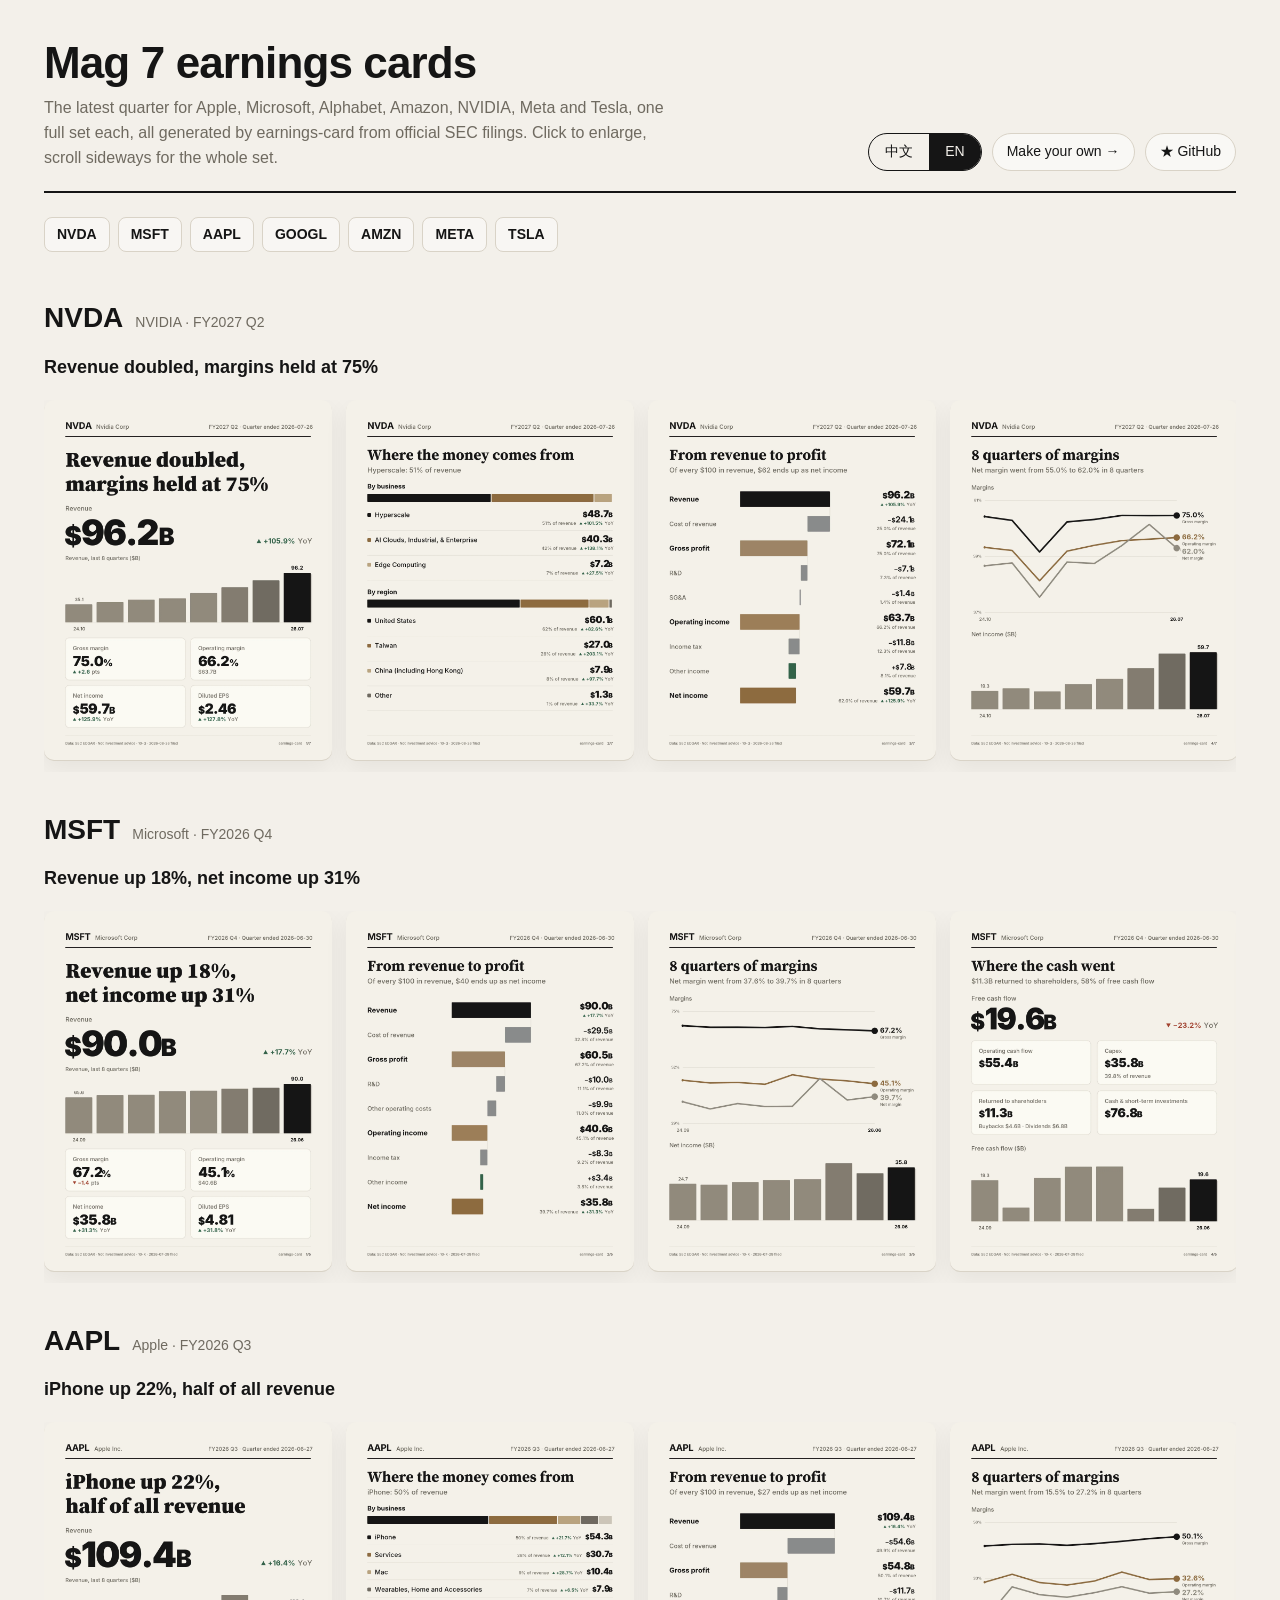
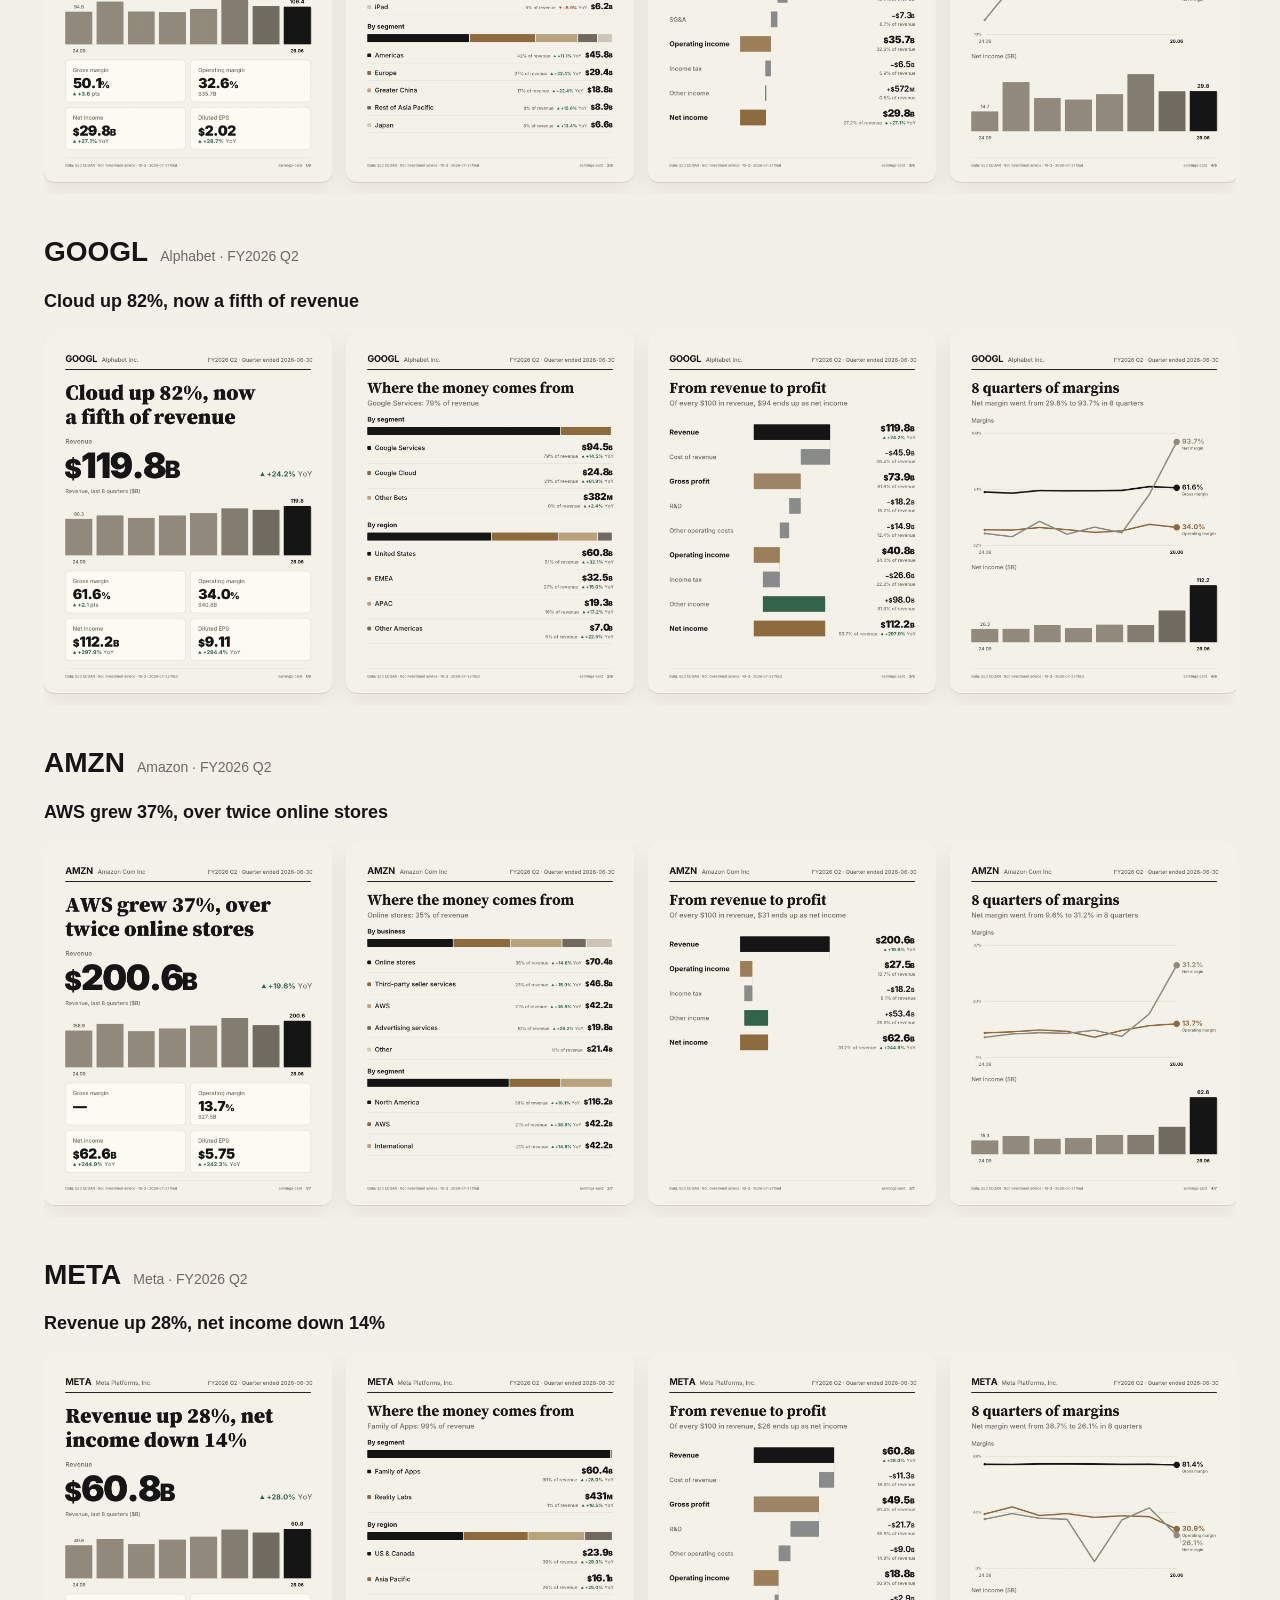
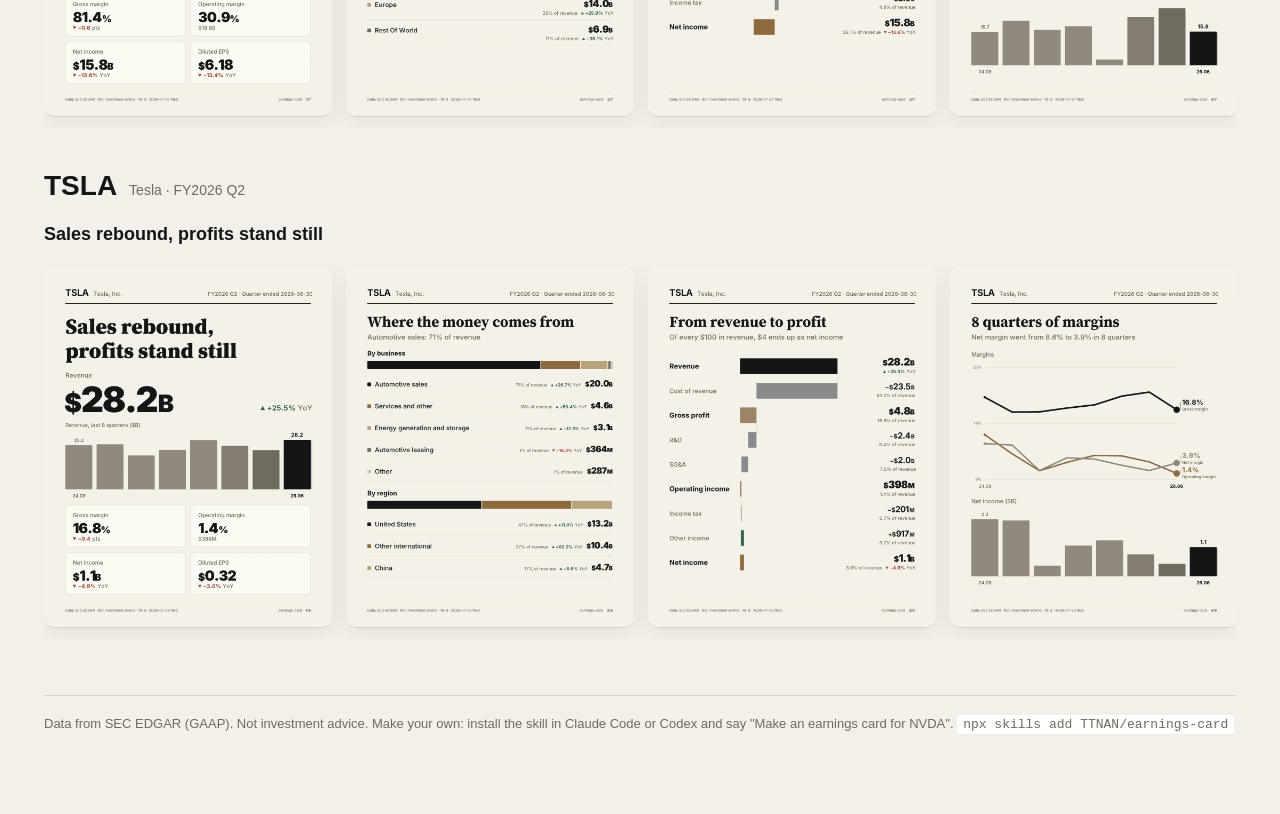
<file: docs/gallery/index.html>
<!doctype html>
<html lang="zh-CN">
<head>
<meta charset="utf-8">
<meta name="viewport" content="width=device-width,initial-scale=1">
<title>earnings-card · 七巨头财报卡画廊</title>
<meta name="description" content="Mag 7 earnings cards generated from SEC filings by earnings-card, an open-source agent skill.">
<link rel="canonical" href="https://earningscard.tech/gallery/">
<meta property="og:type" content="website">
<meta property="og:site_name" content="earnings-card">
<meta property="og:url" content="https://earningscard.tech/gallery/">
<meta property="og:title" content="earnings-card · 七巨头财报卡画廊">
<meta property="og:description" content="七巨头最新财报卡示例：12 种风格，数据来自 SEC EDGAR。Mag 7 earnings cards from SEC filings.">
<meta property="og:image" content="https://earningscard.tech/og.png">
<meta property="og:image:width" content="1200">
<meta property="og:image:height" content="630">
<meta property="og:locale" content="zh_CN">
<meta name="twitter:card" content="summary_large_image">
<meta name="twitter:title" content="earnings-card · 七巨头财报卡画廊">
<meta name="twitter:description" content="七巨头最新财报卡示例：12 种风格，数据来自 SEC EDGAR。Mag 7 earnings cards from SEC filings.">
<meta name="twitter:image" content="https://earningscard.tech/og.png">
<link rel="icon" href="../favicon.svg" type="image/svg+xml">
<link rel="icon" href="../favicon-32.png" type="image/png" sizes="32x32">
<link rel="apple-touch-icon" href="../apple-touch-icon.png">
<style>
:root{--paper:#F3F0EA;--ink:#151515;--mute:#6F6A60;--line:#D9D3C7;--gold:#8C6A3F}
*{box-sizing:border-box}body{margin:0;background:var(--paper);color:var(--ink);font:16px/1.55 -apple-system,BlinkMacSystemFont,"Inter","PingFang SC","Noto Sans SC","Microsoft YaHei",sans-serif}
.wrap{max-width:1240px;margin:0 auto;padding:40px 24px 80px}
header{display:flex;justify-content:space-between;align-items:flex-end;gap:24px;border-bottom:2px solid var(--ink);padding-bottom:20px;flex-wrap:wrap}
h1{font-size:44px;line-height:1.05;margin:0;letter-spacing:-.02em}
.sub{color:var(--mute);margin:10px 0 0;max-width:640px}
.ctrl{display:flex;gap:10px;align-items:center}
.seg{display:inline-flex;border:1px solid var(--ink);border-radius:999px;overflow:hidden}
.seg button{border:0;background:none;padding:7px 16px;font:inherit;font-size:14px;cursor:pointer;color:var(--ink)}
.seg button.on{background:var(--ink);color:var(--paper)}
a.gh{font-size:14px;color:var(--ink);text-decoration:none;border:1px solid var(--line);border-radius:999px;padding:7px 14px;background:#fff8}
nav{display:flex;gap:8px;flex-wrap:wrap;margin:24px 0 8px}
nav a{font-weight:600;font-size:14px;color:var(--ink);text-decoration:none;padding:6px 12px;border-radius:8px;background:#fff6;border:1px solid var(--line)}
nav a:hover{border-color:var(--ink)}
section{padding-top:36px}
.co{display:flex;align-items:baseline;gap:12px;flex-wrap:wrap;margin-bottom:4px}
.co h2{margin:0;font-size:28px}.co span{color:var(--mute);font-size:14px}
.co p{flex-basis:100%;margin:2px 0 14px;font-size:18px;font-weight:600}
.row{display:flex;gap:14px;overflow-x:auto;padding-bottom:12px;scroll-snap-type:x mandatory}
.row img{height:360px;width:auto;border-radius:10px;box-shadow:0 1px 0 var(--line),0 8px 24px #0000000f;cursor:zoom-in;scroll-snap-align:start;background:#fff;flex:none}
.row img.wide{height:360px}
#lb{position:fixed;inset:0;background:#151515e6;display:none;align-items:center;justify-content:center;z-index:9;cursor:zoom-out}
#lb img{max-width:94vw;max-height:92vh;border-radius:8px}
footer{margin-top:56px;border-top:1px solid var(--line);padding-top:18px;color:var(--mute);font-size:13px}
footer code{background:#fff;padding:2px 6px;border-radius:4px}
@media(max-width:640px){h1{font-size:32px}.row img,.row img.wide{height:260px}}
</style>
</head>
<body>
<div class="wrap">
<header>
 <div><h1 id="t"></h1><p class="sub" id="s"></p></div>
 <div class="ctrl"><div class="seg"><button data-l="zh">中文</button><button data-l="en">EN</button></div><a class="gh" id="gen" href="../">生成器</a><a class="gh" href="https://github.com/TTNAN/earnings-card">★ GitHub</a></div>
</header>
<nav id="nav"></nav>
<main id="m"></main>
<footer id="f"></footer>
</div>
<div id="lb"><img alt=""></div>
<script src="data.js"></script>
<script>
const T={zh:{t:"七巨头财报卡画廊",s:"苹果、微软、谷歌、亚马逊、英伟达、Meta、特斯拉最新一季财报，每家一整套卡片，全部由 earnings-card 从 SEC 官方财报自动生成。点图放大，横向滑动看全套。",f:"数据来自 SEC EDGAR（GAAP 口径），不构成投资建议。自己生成：在 Claude Code / Codex 里装上 skill，说一句「给 NVDA 做一套财报卡」。 <code>npx skills add TTNAN/earnings-card</code>",lang:"zh-CN"},
en:{t:"Mag 7 earnings cards",s:"The latest quarter for Apple, Microsoft, Alphabet, Amazon, NVIDIA, Meta and Tesla, one full set each, all generated by earnings-card from official SEC filings. Click to enlarge, scroll sideways for the whole set.",f:"Data from SEC EDGAR (GAAP). Not investment advice. Make your own: install the skill in Claude Code or Codex and say \"Make an earnings card for NVDA\". <code>npx skills add TTNAN/earnings-card</code>",lang:"en"}};
const E=window.EC,order=["NVDA","MSFT","AAPL","GOOGL","AMZN","META","TSLA"];
function draw(l){
 document.documentElement.lang=T[l].lang;gen.textContent=l=='zh'?'在线生成器 →':'Make your own →';gen.href=l=='zh'?'../':'../?ui=en';t.textContent=T[l].t;s.textContent=T[l].s;f.innerHTML=T[l].f;
 document.querySelectorAll('.seg button').forEach(b=>b.classList.toggle('on',b.dataset.l==l));
 nav.innerHTML=order.map(k=>`<a href="#${k}">${k}</a>`).join('');
 m.innerHTML=order.map(k=>`<section id="${k}"><div class="co"><h2>${k}</h2><span>${E.co[k]} · ${E.fl[k]}</span><p>${E.heads[l][k]||''}</p></div><div class="row">${E.cards[l][k].map(x=>`<img loading="lazy" class="${/wide/.test(x)?'wide':''}" src="cards/${l}/${x}" alt="${k} ${x}">`).join('')}</div></section>`).join('');
 localStorage.ecl=l;
}
document.querySelectorAll('.seg button').forEach(b=>b.onclick=()=>draw(b.dataset.l));
m.onclick=e=>{if(e.target.tagName=='IMG'){lb.querySelector('img').src=e.target.src;lb.style.display='flex'}};
lb.onclick=()=>lb.style.display='none';document.onkeydown=e=>{if(e.key=='Escape')lb.style.display='none'};
draw(new URLSearchParams(location.search).get('lang')||localStorage.ecl||(navigator.language.startsWith('zh')?'zh':'en'));
</script>
</body>
</html>
</file>
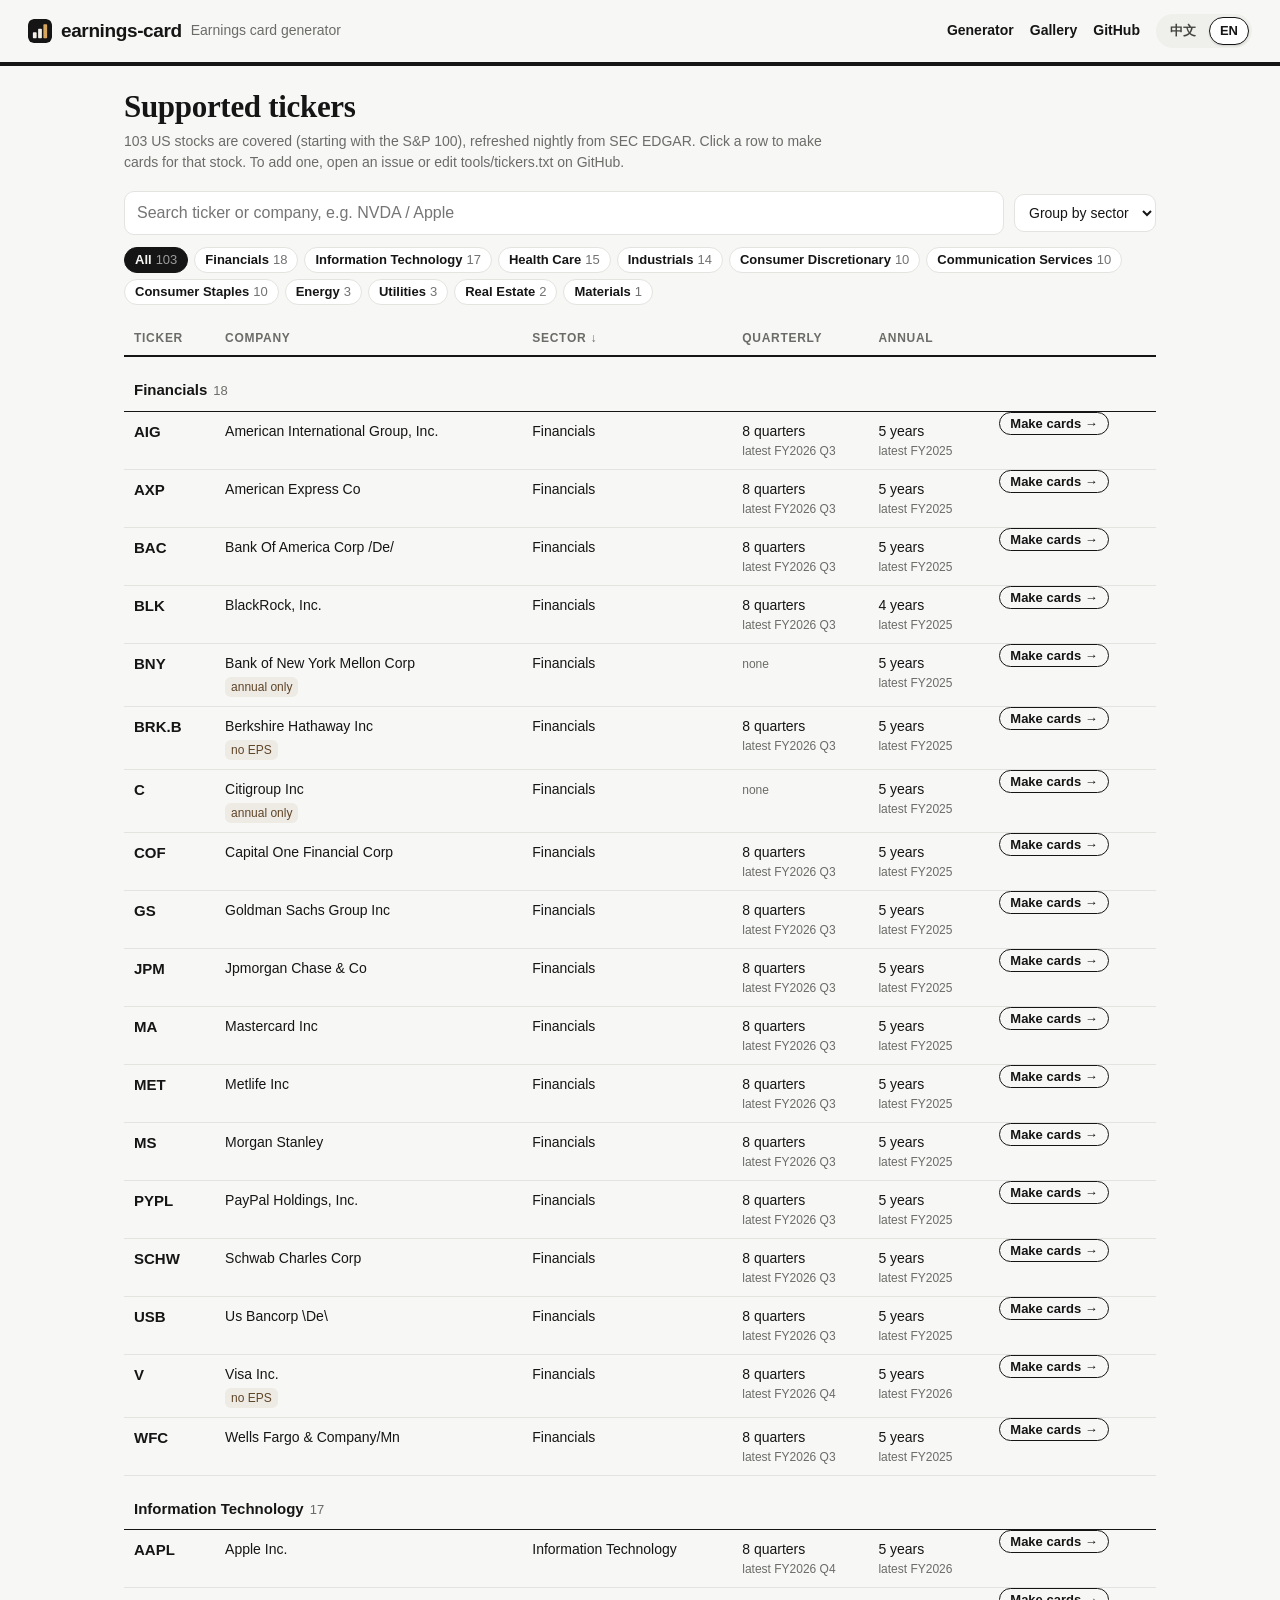
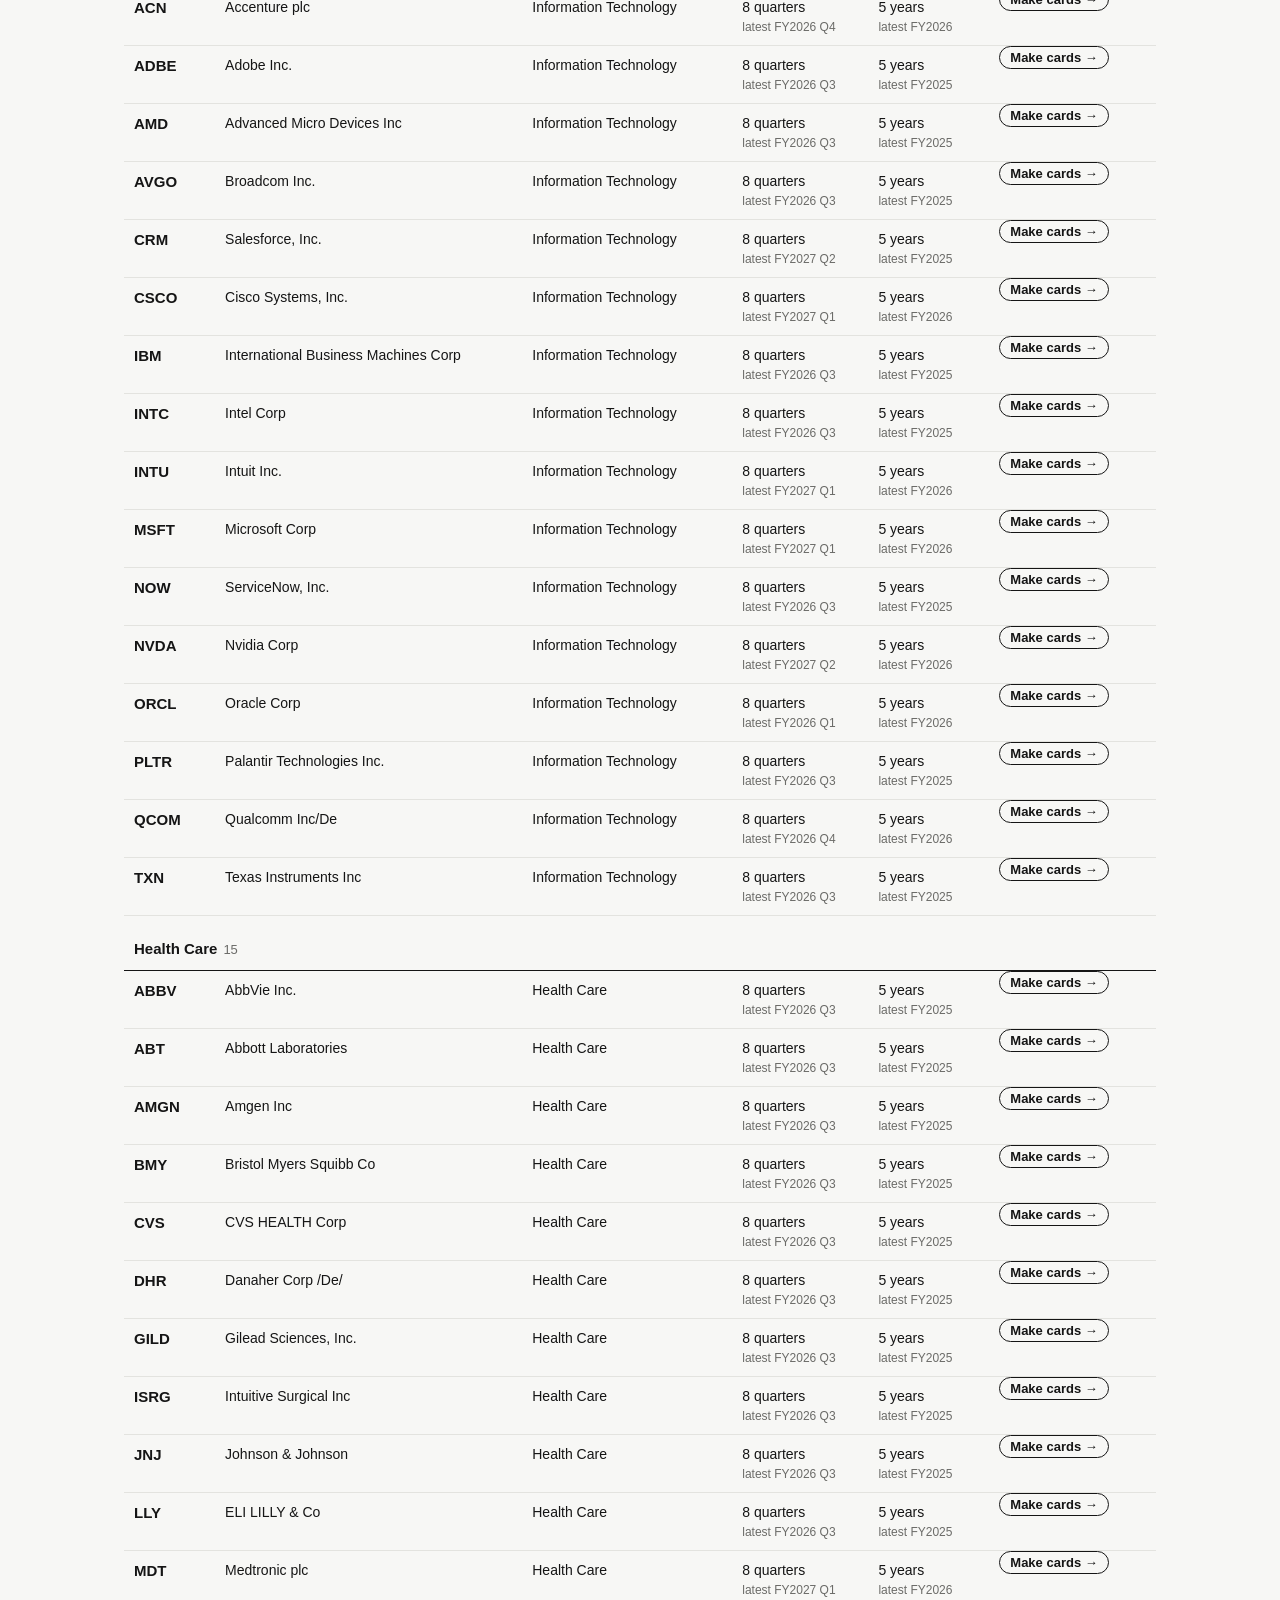
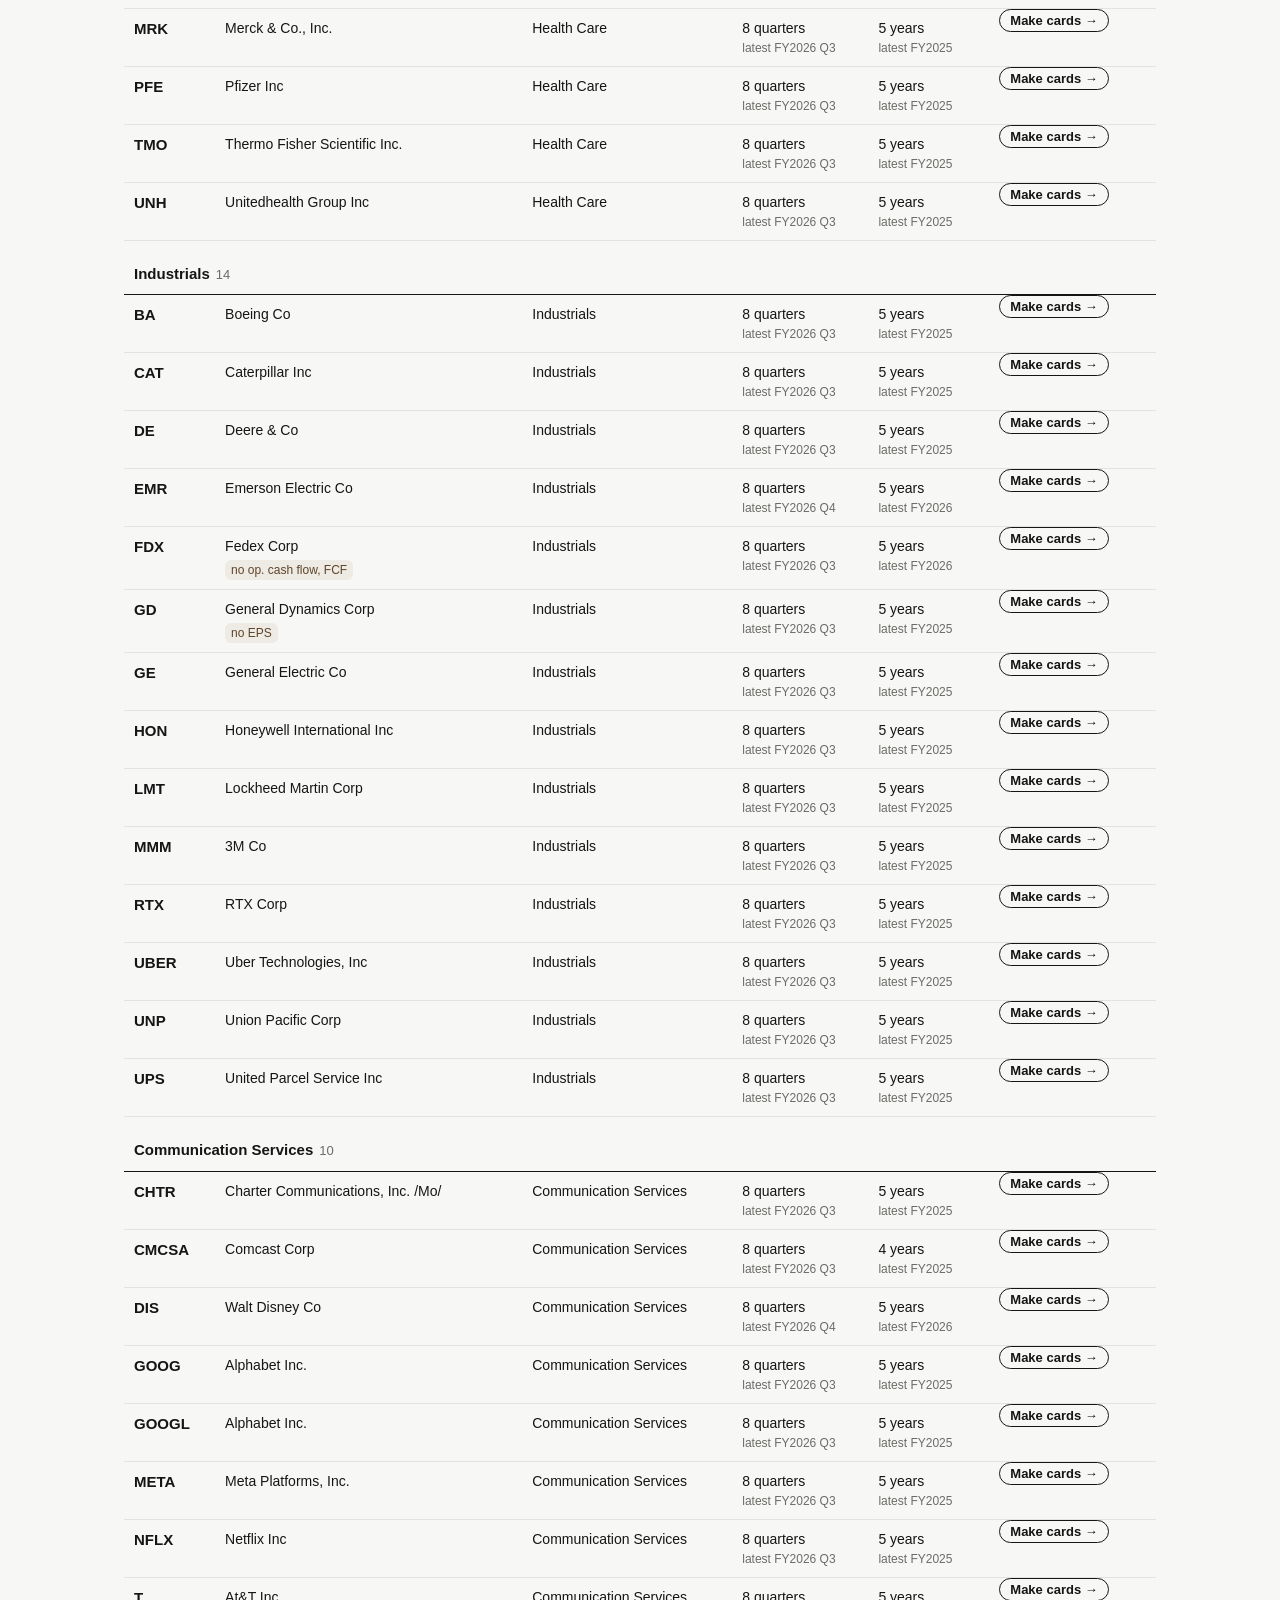
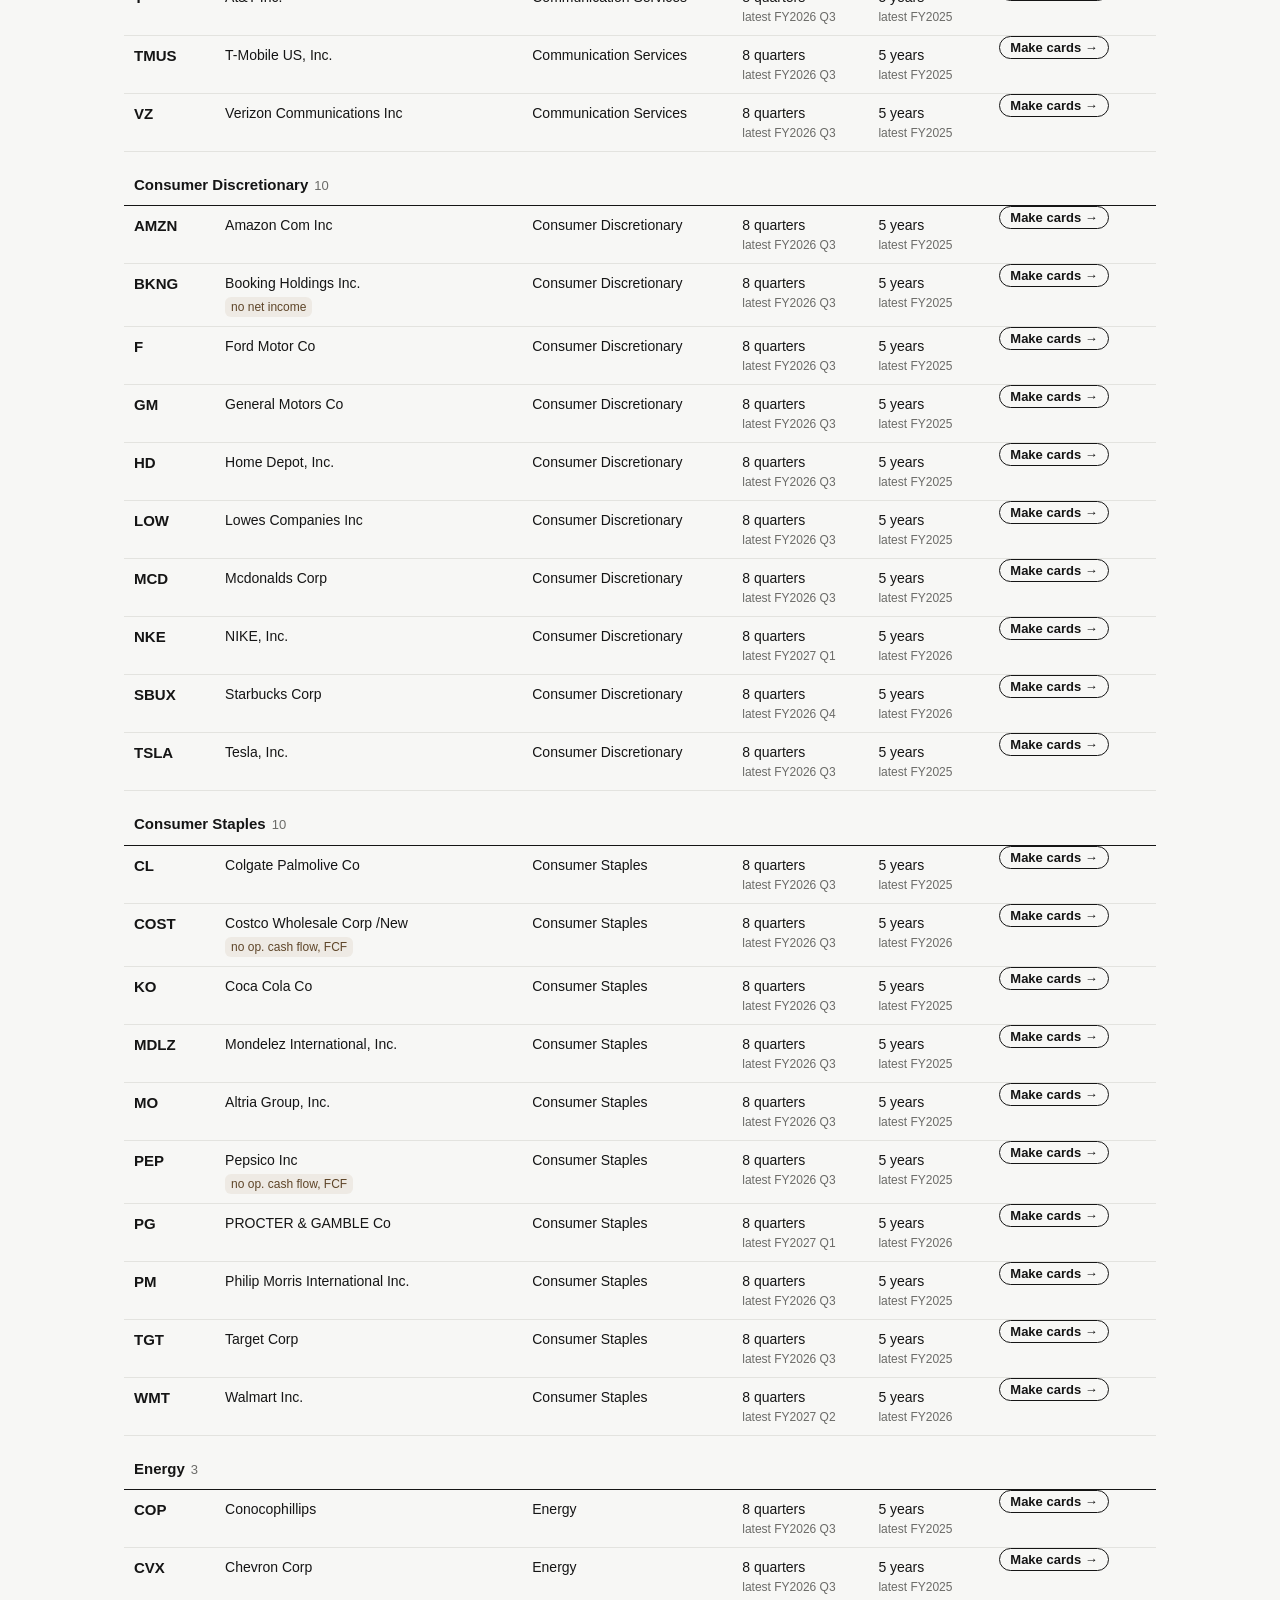
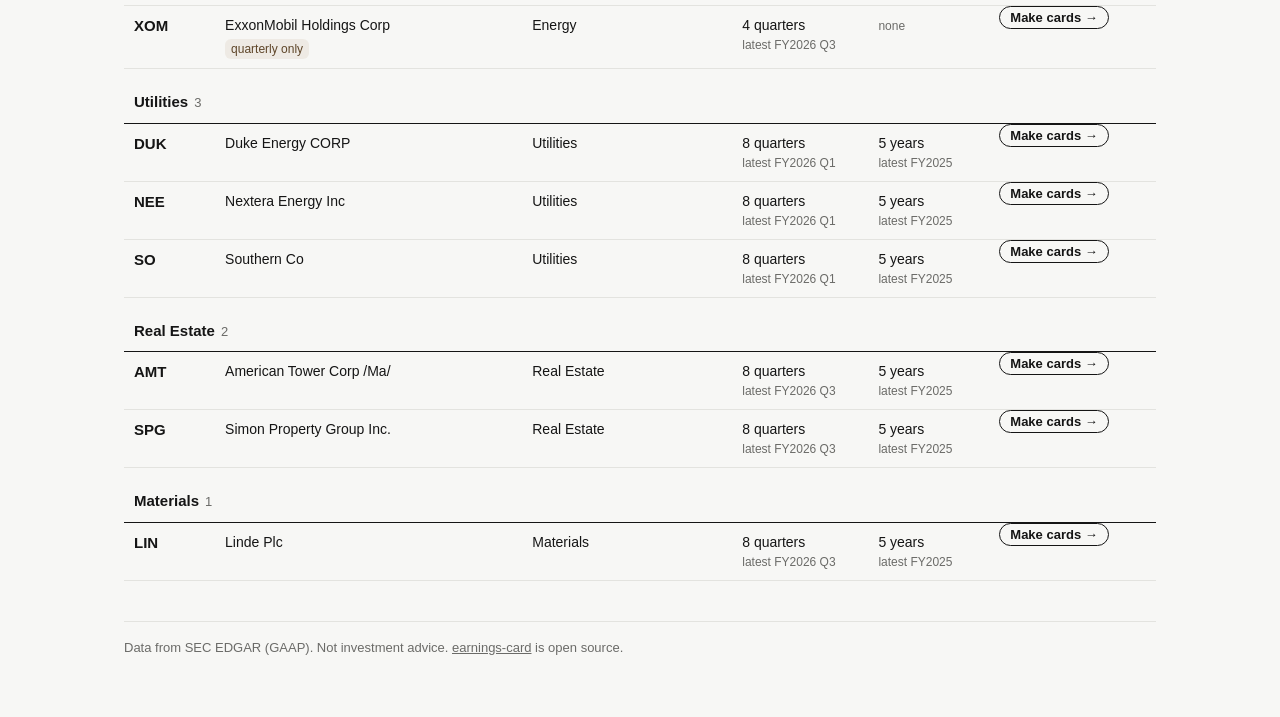
<file: docs/tickers/index.html>
<!doctype html>
<html lang="zh-CN">
<head>
<meta charset="utf-8">
<meta name="viewport" content="width=device-width,initial-scale=1">
<title>支持的股票 · earnings-card</title>
<meta name="description" content="earnings-card 财报卡生成器支持的美股列表：代码、公司、行业、可选的季报和年报。Every ticker the earnings card generator supports.">
<link rel="canonical" href="https://earningscard.tech/tickers/">
<meta property="og:type" content="website">
<meta property="og:site_name" content="earnings-card">
<meta property="og:url" content="https://earningscard.tech/tickers/">
<meta property="og:title" content="支持的股票 · earnings-card">
<meta property="og:description" content="earnings-card 财报卡生成器支持的美股列表：代码、公司、行业、可选的季报和年报。">
<meta property="og:image" content="https://earningscard.tech/og.png">
<meta property="og:image:width" content="1200">
<meta property="og:image:height" content="630">
<meta property="og:locale" content="zh_CN">
<meta name="twitter:card" content="summary_large_image">
<meta name="twitter:title" content="支持的股票 · earnings-card">
<meta name="twitter:description" content="earnings-card 财报卡生成器支持的美股列表：代码、公司、行业、可选的季报和年报。">
<meta name="twitter:image" content="https://earningscard.tech/og.png">
<link rel="icon" href="../favicon.svg" type="image/svg+xml">
<link rel="icon" href="../favicon-32.png" type="image/png" sizes="32x32">
<link rel="apple-touch-icon" href="../apple-touch-icon.png">
<link rel="stylesheet" href="../app.css">
<style>
.wrap{max-width:1080px;margin:0 auto;padding:24px 24px 60px}
.wrap h1{font-family:var(--serif);font-size:31px;line-height:1.2;letter-spacing:-.01em;margin:0 0 6px;font-weight:700}
.wrap .lede{max-width:720px}
.tools{display:flex;gap:10px;flex-wrap:wrap;align-items:center;margin:18px 0 12px}
.tools input{flex:1 1 240px;font-size:16px}
.tools select{border:1.5px solid var(--line);background:var(--card);border-radius:10px;padding:9px 10px;font-size:14px}
.secs{display:flex;gap:6px;flex-wrap:wrap;margin-bottom:16px}
.secs .chip.on{background:var(--ink);color:var(--paper);border-color:var(--ink)}
.secs .chip i{font-style:normal;opacity:.6;margin-left:4px;font-weight:500}
table{width:100%;border-collapse:collapse;font-size:14px}
th{text-align:left;font-size:12px;letter-spacing:.06em;text-transform:uppercase;color:var(--mute);padding:8px 10px;border-bottom:2px solid var(--ink);white-space:nowrap}
th button{border:0;background:none;padding:0;font:inherit;color:inherit;letter-spacing:inherit;text-transform:inherit;cursor:pointer}
th button.on::after{content:" ↓"}
td{padding:9px 10px;border-bottom:1px solid var(--line);vertical-align:top}
tr.row{cursor:pointer}
tr.row:hover td{background:var(--card)}
td.tk a{font-weight:800;font-size:15px;text-decoration:none}
td .zh{font-weight:600}
td .en{color:var(--mute);font-size:13px}
td .lbl{color:var(--mute);font-size:12px}
td.go a{white-space:nowrap;font-weight:700;font-size:13px;border:1.5px solid var(--ink);border-radius:999px;padding:3px 10px;text-decoration:none}
td.go a:hover{background:var(--ink);color:var(--paper)}
tr.grp td{background:none;border-bottom:1.5px solid var(--ink);padding-top:22px;font-weight:800;font-size:15px}
tr.grp td i{font-style:normal;color:var(--mute);font-weight:500;font-size:13px;margin-left:6px}
.warnp{display:inline-block;margin-top:3px;font-size:12px;color:#5E4528;background:#8C6A3F17;border-radius:6px;padding:1px 6px}
.none{color:var(--mute);padding:28px 10px}
@media (max-width:720px){
  .wrap{padding:18px 14px 50px}
  .col-sec,.col-a{display:none}
  td,th{padding:8px 6px}
  td.go a{padding:3px 8px}
  td.per{white-space:nowrap;font-size:13px}
}
@media (max-width:520px){table{display:block;overflow-x:auto;-webkit-overflow-scrolling:touch}}
</style>
</head>
<body>
<header class="top">
  <a class="brand" href="../"><img class="mark" src="../favicon.svg" alt="" width="24" height="24"><b>earnings-card</b><span data-i="brand"></span></a>
  <nav>
    <a href="../" id="navGen" data-i="generator"></a>
    <a href="../gallery/" data-i="gallery"></a>
    <a href="https://github.com/TTNAN/earnings-card" target="_blank" rel="noopener">GitHub</a>
    <div class="seg small" id="uilang"><button data-v="zh">中文</button><button data-v="en">EN</button></div>
  </nav>
</header>
<main class="wrap">
  <h1 data-i="title"></h1>
  <p class="lede" id="lede"></p>
  <div class="tools">
    <input id="q" autocomplete="off" spellcheck="false" data-ph="search" aria-label="search">
    <select id="sort" aria-label="sort"><option value="sector" data-i="bySector"></option><option value="ticker" data-i="byTicker"></option><option value="name" data-i="byName"></option></select>
  </div>
  <div class="secs" id="secs"></div>
  <table>
    <thead><tr>
      <th><button data-s="ticker" data-i="cTicker"></button></th>
      <th><button data-s="name" data-i="cName"></button></th>
      <th class="col-sec"><button data-s="sector" data-i="cSector"></button></th>
      <th data-i="cQ"></th><th class="col-a" data-i="cA"></th><th></th>
    </tr></thead>
    <tbody id="rows"></tbody>
  </table>
  <footer class="foot" data-i="foot"></footer>
</main>
<script>
"use strict";
const SECTORS = {
  zh: {tech: "信息技术", comm: "通信服务", disc: "可选消费", staples: "必需消费", health: "医疗保健", fin: "金融",
    ind: "工业", energy: "能源", util: "公用事业", re: "房地产", materials: "原材料", other: "其他"},
  en: {tech: "Information Technology", comm: "Communication Services", disc: "Consumer Discretionary", staples: "Consumer Staples",
    health: "Health Care", fin: "Financials", ind: "Industrials", energy: "Energy", util: "Utilities", re: "Real Estate",
    materials: "Materials", other: "Other"},
};
const T = {
  zh: {brand: "财报卡生成器", generator: "生成器", gallery: "画廊", title: "支持的股票", search: "搜代码、英文名或中文名，例如 NVDA / 苹果",
    lede: n => `目前覆盖 ${n} 只美股（标普 100 起步），数据每晚从 SEC EDGAR 自动更新。点任意一行，直接用这只股票生成财报卡。想加股票可以在 GitHub 提 issue 或改 tools/tickers.txt。`,
    bySector: "按行业分组", byTicker: "按代码排序", byName: "按名称排序", all: "全部",
    cTicker: "代码", cName: "公司", cSector: "行业", cQ: "季报", cA: "年报", go: "生成 →", none: "没有匹配的股票。",
    nq: n => `${n} 个季度`, na: n => `${n} 个财年`, latest: "最新 ", noData: "暂无",
    partial: {no_quarter: "只有年报", no_annual: "只有季报", few_quarter: "季度较少", miss: f => `缺${f}`},
    fields: {revenue: "营收", net_income: "净利润", eps: "EPS", ocf: "经营现金流", fcf: "自由现金流"},
    foot: '数据来自 SEC EDGAR（GAAP 口径），不构成投资建议。<a href="https://github.com/TTNAN/earnings-card">earnings-card</a> 是开源项目。'},
  en: {brand: "Earnings card generator", generator: "Generator", gallery: "Gallery", title: "Supported tickers", search: "Search ticker or company, e.g. NVDA / Apple",
    lede: n => `${n} US stocks are covered (starting with the S&P 100), refreshed nightly from SEC EDGAR. Click a row to make cards for that stock. To add one, open an issue or edit tools/tickers.txt on GitHub.`,
    bySector: "Group by sector", byTicker: "Sort by ticker", byName: "Sort by name", all: "All",
    cTicker: "Ticker", cName: "Company", cSector: "Sector", cQ: "Quarterly", cA: "Annual", go: "Make cards →", none: "No ticker matches.",
    nq: n => `${n} quarters`, na: n => `${n} years`, latest: "latest ", noData: "none",
    partial: {no_quarter: "annual only", no_annual: "quarterly only", few_quarter: "few quarters", miss: f => `no ${f}`},
    fields: {revenue: "revenue", net_income: "net income", eps: "EPS", ocf: "op. cash flow", fcf: "FCF"},
    foot: 'Data from SEC EDGAR (GAAP). Not investment advice. <a href="https://github.com/TTNAN/earnings-card">earnings-card</a> is open source.'},
};
const $ = s => document.querySelector(s);
const esc = s => String(s).replace(/[&<>"]/g, c => ({"&": "&amp;", "<": "&lt;", ">": "&gt;", '"': "&quot;"}[c]));
const qs = new URLSearchParams(location.search);
const ssUI = (() => { try { return sessionStorage.ecui || ""; } catch (e) { return ""; } })();   // UI language picked in this tab
const S = {ui: qs.get("ui") || ssUI || (/^zh/i.test(navigator.language || "zh") ? "zh" : "en"), sort: qs.get("sort") || "sector", sec: qs.get("sector") || "", q: qs.get("q") || ""};
if (S.ui !== "en") S.ui = "zh";
let rows = [];
const tr = () => T[S.ui];
const genURL = tk => "../?t=" + encodeURIComponent(tk) + (S.ui === "en" ? "&ui=en" : "");
function partialText(r) {
  const t = tr();
  return (r.partial || []).map(p => {
    if (t.partial[p]) return t.partial[p];
    const [, f] = p.split(":");
    return t.partial.miss(f.split(",").map(x => t.fields[x] || x).join(S.ui === "zh" ? "、" : ", "));
  }).filter((x, i, a) => a.indexOf(x) === i).join(S.ui === "zh" ? "；" : "; ");
}
function matches(r) {
  const v = S.q.trim().toLowerCase();
  if (S.sec && r.sector !== S.sec) return false;
  if (!v) return true;
  return r.t.toLowerCase().startsWith(v) || r.t.replace(".", "").toLowerCase().startsWith(v.replace(/[.\-]/g, ""))
    || r.name.toLowerCase().includes(v) || (r.zh || "").toLowerCase().includes(v);
}
function rowHTML(r) {
  const t = tr(), sec = SECTORS[S.ui][r.sector] || r.sector, p = partialText(r);
  const zh = r.zh && r.zh !== r.t && S.ui === "zh" ? `<div class="zh">${esc(r.zh)}</div>` : "";
  const per = (list, f) => list.length ? `${f(list.length)}<div class="lbl">${t.latest}${esc(list[list.length - 1])}</div>` : `<span class="lbl">${t.noData}</span>`;
  return `<tr class="row" data-t="${esc(r.t)}"><td class="tk"><a href="${genURL(r.t)}">${esc(r.t)}</a></td>
    <td>${zh}<div class="${zh ? "en" : ""}">${esc(r.name)}</div>${p ? `<span class="warnp">${esc(p)}</span>` : ""}</td>
    <td class="col-sec">${esc(sec)}</td><td class="per">${per(r.q, t.nq)}</td><td class="col-a">${per(r.a, t.na)}</td>
    <td class="go"><a href="${genURL(r.t)}">${t.go}</a></td></tr>`;
}
function draw() {
  const t = tr(), names = SECTORS[S.ui];
  const list = rows.filter(matches);
  const key = S.sort === "name" ? (r => (S.ui === "zh" && r.zh ? r.zh : r.name)) : (r => r.t);
  const all = {};
  rows.forEach(r => all[r.sector] = (all[r.sector] || 0) + 1);   // groups in the same order as the sector chips
  list.sort((a, b) => S.sort === "sector" ? (all[b.sector] - all[a.sector]) || a.sector.localeCompare(b.sector) || a.t.localeCompare(b.t)
    : key(a).localeCompare(key(b), S.ui === "zh" ? "zh-CN" : "en"));
  let html = "", lastSec = null;
  const counts = {};
  list.forEach(r => counts[r.sector] = (counts[r.sector] || 0) + 1);
  for (const r of list) {
    if (S.sort === "sector" && r.sector !== lastSec) { html += `<tr class="grp"><td colspan="6">${esc(names[r.sector] || r.sector)}<i>${counts[r.sector]}</i></td></tr>`; lastSec = r.sector; }
    html += rowHTML(r);
  }
  $("#rows").innerHTML = html || `<tr><td colspan="6" class="none">${t.none}</td></tr>`;
  $("#rows").querySelectorAll("tr.row").forEach(tr_ => tr_.onclick = e => { if (!e.target.closest("a")) location.href = genURL(tr_.dataset.t); });
  document.querySelectorAll("th button").forEach(b => b.classList.toggle("on", b.dataset.s === S.sort));
  $("#sort").value = S.sort;
  const p = new URLSearchParams();
  if (S.ui === "en") p.set("ui", "en");
  if (S.sort !== "sector") p.set("sort", S.sort);
  if (S.sec) p.set("sector", S.sec);
  if (S.q) p.set("q", S.q);
  history.replaceState(null, "", "?" + p.toString());
}
function drawSecs() {
  const t = tr(), counts = {};
  rows.forEach(r => counts[r.sector] = (counts[r.sector] || 0) + 1);
  const secs = Object.keys(counts).sort((a, b) => counts[b] - counts[a]);
  $("#secs").innerHTML = `<button class="chip${S.sec ? "" : " on"}" data-s="">${t.all}<i>${rows.length}</i></button>` +
    secs.map(s => `<button class="chip${S.sec === s ? " on" : ""}" data-s="${s}">${esc(SECTORS[S.ui][s] || s)}<i>${counts[s]}</i></button>`).join("");
  $("#secs").querySelectorAll("button").forEach(b => b.onclick = () => { S.sec = b.dataset.s; drawSecs(); draw(); });
}
function applyUI() {
  const t = tr();
  document.documentElement.lang = S.ui === "zh" ? "zh-CN" : "en";
  document.title = t.title + " · earnings-card";
  document.querySelectorAll("[data-i]").forEach(el => { const v = t[el.dataset.i]; if (typeof v === "string") (el.dataset.i === "foot" ? el.innerHTML = v : el.textContent = v); });
  document.querySelectorAll("[data-ph]").forEach(el => el.placeholder = t[el.dataset.ph]);
  document.querySelectorAll("#uilang button").forEach(b => b.classList.toggle("on", b.dataset.v === S.ui));
  $("#navGen").href = "../" + (S.ui === "en" ? "?ui=en" : "");
  $("#lede").textContent = t.lede(rows.length || 103);
  drawSecs(); draw();
}
document.querySelectorAll("#uilang button").forEach(b => b.onclick = () => { S.ui = b.dataset.v; try { sessionStorage.ecui = S.ui; } catch (_) {} applyUI(); });
document.querySelectorAll("th button").forEach(b => b.onclick = () => { S.sort = b.dataset.s; draw(); });
$("#sort").onchange = e => { S.sort = e.target.value; draw(); };
$("#q").value = S.q;
$("#q").oninput = e => { S.q = e.target.value; draw(); };
$("#q").onkeydown = e => {
  if (e.key !== "Enter") return;
  const hit = $("#rows tr.row");
  if (hit) location.href = genURL(hit.dataset.t);
};
applyUI();
Promise.all([fetch("../data/coverage.json").then(r => r.ok ? r.json() : Promise.reject(r.status)),
             fetch("../data/tickers.json").then(r => r.ok ? r.json() : []).catch(() => [])])
  .then(([c, list]) => { rows = c; if (!rows.length && list.length) rows = list.map(([t, name]) => ({t, name, sector: "other", q: [], a: []})); applyUI(); })
  .catch(() => fetch("../data/tickers.json").then(r => r.json()).then(list => {
    rows = list.map(([t, name]) => ({t, name, sector: "other", q: [], a: [], partial: []})); applyUI();
  }));
</script>
</body>
</html>
</file>
<file: docs/app.css>
:root{--paper:#F7F7F5;--stage:#FBFBFA;--accent:#151515;--accent-soft:#EDEDEA;--card:#FFFFFF;--ink:#151515;--mute:#6B6B68;--line:#E3E3DF;--gold:#8C6A3F;--up:#1E7A4C;--down:#B5403A;
  --soft:#EFEFEC;--soft-ink:#444441;--serif:"Noto Serif SC","Source Serif 4","Songti SC",STSong,Georgia,serif}
:lang(en){--serif:"Source Serif 4","Noto Serif SC",Georgia,serif}
*{box-sizing:border-box}
[hidden]{display:none!important}
html,body{margin:0}
body{background:var(--paper);transition:background-color .35s;color:var(--ink);font:15px/1.5 Inter,"Noto Sans SC",-apple-system,BlinkMacSystemFont,"PingFang SC","Microsoft YaHei",sans-serif;-webkit-font-smoothing:antialiased}
button,input,select,textarea{font:inherit;color:inherit}
a{color:inherit}

.top{display:flex;justify-content:space-between;align-items:center;gap:16px;padding:14px 28px;border-bottom:2px solid var(--ink);box-shadow:0 2px 0 var(--accent);background:var(--paper);transition:background-color .35s;position:sticky;top:0;z-index:5}
.brand{text-decoration:none;display:flex;align-items:center;gap:9px}
.brand .mark{width:24px;height:24px;flex:none;border-radius:6px}
.brand b{font-size:19px;letter-spacing:-.02em;font-weight:800}
.brand span{color:var(--mute);font-size:14px}
.top nav{display:flex;align-items:center;gap:16px;font-size:14px}
.top nav a{text-decoration:none;font-weight:600}
.top nav a:hover{text-decoration:underline}

.app{display:grid;grid-template-columns:360px 1fr;min-height:calc(100vh - 58px)}
.panel{border-right:1px solid var(--line);padding:24px 24px 48px;position:sticky;top:58px;height:calc(100vh - 58px);overflow-y:auto}
.panel h1{font-family:var(--serif);font-size:29px;line-height:1.2;letter-spacing:-.01em;margin:0 0 6px;font-weight:700}
.lede{color:var(--mute);margin:0 0 18px;font-size:14px}
.field{display:block;margin:0 0 16px}
.field>span,.field>.lab,.field>summary{display:block;font-size:12px;font-weight:700;letter-spacing:.06em;text-transform:uppercase;color:var(--mute);margin-bottom:6px}
.field summary{cursor:pointer;list-style:none}
.field summary::before{content:"+ ";font-weight:800}
.field[open] summary::before{content:"– "}
.hint{display:block;color:var(--mute);font-size:12px;margin-top:5px}
input[type=text],input:not([type]){width:100%;border:1.5px solid var(--line);background:var(--card);border-radius:10px;padding:9px 12px;outline:none}
input:not([type]):focus{border-color:var(--ink)}
#ticker{font-size:20px;font-weight:800;letter-spacing:.02em;text-transform:uppercase}

.ac{position:relative}
#sugg{position:absolute;left:0;right:0;top:calc(100% + 4px);margin:0;padding:4px;list-style:none;background:var(--card);border:1.5px solid var(--ink);border-radius:10px;z-index:4;box-shadow:0 10px 30px #0000001a;max-height:320px;overflow:auto}
#sugg li{display:flex;gap:10px;align-items:baseline;padding:7px 9px;border-radius:7px;cursor:pointer}
#sugg li b{min-width:58px;flex:none}
#sugg li em{font-style:normal;font-weight:600;font-size:13px;flex:none}
#sugg li span{color:var(--mute);font-size:13px;white-space:nowrap;overflow:hidden;text-overflow:ellipsis}
#sugg li.on,#sugg li:hover{background:var(--paper)}

/* segmented controls: secondary, a soft track with the chosen option raised (solid dark is kept for Generate / ZIP) */
.seg{display:flex;gap:2px;background:var(--soft);border-radius:10px;padding:3px}
.seg button{flex:1;border:1px solid transparent;background:none;border-radius:8px;padding:6px 6px;cursor:pointer;font-size:14px;font-weight:600;white-space:nowrap;color:var(--soft-ink)}
.seg button:hover:not(.on):not(:disabled):not([aria-disabled=true]){color:var(--ink);background:#ffffff80}
.seg button.on{background:var(--card);color:var(--ink);border-color:var(--accent);box-shadow:0 1px 2px #0000001f;font-weight:700}
.seg.small{border-radius:999px}
.seg.small button{padding:3px 10px;font-size:13px;border-radius:999px}
:focus-visible{outline:2px solid var(--ink);outline-offset:2px}
.seg button:focus-visible,.sw:focus-visible,.chip:focus-visible{outline:2px solid var(--accent);outline-offset:1px}

.pp{display:flex;gap:8px;margin-top:8px}
.pp[hidden]{display:none}
.pp label{flex:1;display:flex;flex-direction:column;gap:3px;min-width:0}
.pp label small{font-size:11px;color:var(--mute);font-weight:600}
.pp label small[hidden],.pp select[hidden]{display:none}
.pp select{width:100%;border:1.5px solid var(--line);background:var(--card);border-radius:10px;padding:7px 6px;font:inherit;font-size:13px;font-weight:600;color:var(--ink);cursor:pointer}
.pp select:focus{outline:none;border-color:var(--ink)}
.swatches{display:grid;grid-template-columns:repeat(4,1fr);gap:8px}
.sw{position:relative;border:1.5px solid var(--line);border-radius:9px;padding:0;background:var(--card);cursor:pointer;overflow:hidden;text-align:left;transition:border-color .12s,transform .12s}
.sw:hover{border-color:#A3A39E}
.sw img{display:block;width:100%;height:auto;aspect-ratio:4/5}
.sw em{display:block;font-style:normal;font-size:11px;font-weight:600;padding:4px 3px;text-align:center;letter-spacing:-.01em;border-top:1px solid var(--line);white-space:nowrap;overflow:hidden;text-overflow:ellipsis}
.sw .rec{position:absolute;top:4px;left:4px;background:var(--accent);color:#fff;font-size:10px;font-weight:700;line-height:1;padding:3px 5px;border-radius:4px;letter-spacing:.02em}
.sw.on{border-color:var(--accent);box-shadow:0 0 0 2px var(--accent)}
.sw.on em{background:var(--accent);color:#fff;border-top-color:var(--accent)}
.sw.on::after{content:"✓";position:absolute;top:4px;right:4px;width:18px;height:18px;border-radius:50%;background:var(--accent);color:#fff;font-size:11px;font-weight:800;display:flex;align-items:center;justify-content:center}
.morest{margin-top:8px}
.morest>summary{cursor:pointer;font-size:13px;font-weight:600;color:var(--soft-ink);list-style:none;display:inline-block;padding:2px 0}
.morest>summary::-webkit-details-marker{display:none}
.morest>summary::after{content:" ▾";font-size:11px}
.morest[open]>summary::after{content:" ▴"}
.morest .swatches{margin-top:8px}

.colors{display:grid;gap:8px;padding-top:4px}
.colors label{display:flex;align-items:center;gap:8px;font-size:14px}
.colors input[type=color]{margin-left:auto;width:44px;height:28px;border:1.5px solid var(--line);border-radius:6px;padding:0;background:none;cursor:pointer}

.wm{display:flex;gap:8px;align-items:center}
.avatar{flex:none;display:flex;align-items:center;gap:6px;border:1.5px dashed var(--mute);border-radius:10px;padding:7px 10px;cursor:pointer;font-size:13px;font-weight:600;white-space:nowrap}
.avatar img{width:24px;height:24px;border-radius:50%;object-fit:cover}
.link{border:0;background:none;color:var(--mute);text-decoration:underline;cursor:pointer;font-size:13px;padding:0}

.checks{display:grid;grid-template-columns:1fr 1fr;gap:6px 10px}
.checks label{display:flex;gap:7px;align-items:center;font-size:14px;cursor:pointer}
.checks label.off{color:#A6A6A1;cursor:not-allowed}
.checks input{accent-color:var(--accent)}

.preview{padding:22px 28px 40px;min-width:0;background:var(--stage);transition:background-color .35s}
.bar{display:flex;justify-content:space-between;align-items:center;gap:14px;margin-bottom:18px;flex-wrap:wrap}
.meta{font-size:14px;color:var(--mute)}
.meta b{color:var(--ink);font-size:18px;margin-right:6px}
.primary{background:var(--accent);color:#fff;border:0;border-radius:999px;padding:10px 20px;font-weight:700;cursor:pointer}
.primary:hover:not(:disabled):not([aria-disabled=true]){filter:brightness(.88)}
.primary:disabled,.primary[aria-disabled=true]{opacity:.4;cursor:not-allowed;filter:none}

.status{display:flex;align-items:center;gap:14px;padding:18px 20px;border:1.5px solid var(--line);border-radius:14px;background:var(--card);margin-bottom:18px}
.status[hidden]{display:none}
.status p{margin:0;font-size:14px}
.status.err{border-color:var(--down)}
.status.err .spinner{display:none}
.spinner{width:22px;height:22px;border-radius:50%;border:3px solid var(--line);border-top-color:var(--ink);animation:spin .8s linear infinite;flex:none}
@keyframes spin{to{transform:rotate(360deg)}}

.grid{display:grid;grid-template-columns:repeat(auto-fill,minmax(300px,1fr));gap:22px;align-items:start}
.grid.r169 .tile,.tile.wide{grid-column:span 2}
.grid.r916{grid-template-columns:repeat(auto-fill,minmax(240px,1fr))}
.tile{margin:0;transition:opacity .15s}
.tile.stale{opacity:.5}
.tile .img{line-height:0;border-radius:14px;padding:10px;background:#fff;box-shadow:0 0 0 1px #0000000d,0 1px 3px #00000012,0 12px 32px #0000001c}
.tile .img>svg,.tile .img>.skel{border-radius:6px;overflow:hidden}
.tile svg{width:100%;height:auto;display:block;text-rendering:geometricPrecision}
/* geometricPrecision: unhinted advances, so text measured at full size doesn't grow wider in the scaled-down
   preview (set here, not in the SVG: cairosvg garbles text with that attribute) */
.tile figcaption{display:flex;justify-content:space-between;align-items:center;gap:8px;flex-wrap:wrap;padding:8px 2px 0;font-size:13px;color:var(--mute)}
.tile figcaption>span:first-child{flex:1 1 120px;min-width:0;white-space:nowrap;overflow:hidden;text-overflow:ellipsis}
.tbtn{display:flex;gap:6px;flex:none}
.tile figcaption button{border:1px solid #CFCFCA;background:var(--card);color:var(--ink);border-radius:999px;padding:4px 10px;white-space:nowrap;font-size:12.5px;font-weight:600;cursor:pointer}
.tile figcaption button:hover:not(:disabled):not([aria-disabled=true]){border-color:var(--ink);background:#fff}
.tile figcaption button:disabled,.tile figcaption button[aria-disabled=true]{opacity:.4;cursor:not-allowed}
.foot{margin-top:40px;padding-top:16px;border-top:1px solid var(--line);color:var(--mute);font-size:13px}
.foot code{background:var(--card);padding:1px 6px;border-radius:4px}

/* ticker row, errors, notes, chips */
.tkrow{display:flex;gap:8px;align-items:stretch}
.tkrow .ac{flex:1;min-width:0}
.go{flex:none;padding:0 18px;font-size:15px}
.tkerr{margin:8px 0 0;padding:9px 11px;border:1.5px solid var(--down);border-radius:10px;background:#B5403A0d;color:var(--ink);font-size:13px;line-height:1.6}
.tkerr b{color:var(--down)}
.tkerr a{font-weight:700}
.tknote{margin:8px 0 0;padding:7px 10px;border-radius:10px;background:#F0F0EC;color:#444441;font-size:12.5px;line-height:1.5}
.recent,.ideas{display:flex;flex-wrap:wrap;gap:6px;align-items:center;margin-top:8px}
.recent small,.ideas small{color:var(--mute);font-size:12px;width:auto}
.ideas small{width:100%}
.chip{border:1.5px solid var(--line);background:var(--card);border-radius:999px;padding:3px 10px;font-size:13px;font-weight:700;cursor:pointer;line-height:1.4}
.chip:hover:not(:disabled):not([aria-disabled=true]){border-color:var(--ink)}
.chip.idea{font-weight:500;text-align:left;border-radius:10px;max-width:100%}
.hint a{font-weight:700;color:var(--ink)}
.hint.warn{color:var(--down)}

/* more settings */
.colors .toggle input{accent-color:var(--ink)}
.presets{display:flex;gap:8px;align-items:center;flex-wrap:wrap}
.presets select{flex:1;min-width:0;border:1.5px solid var(--line);background:var(--card);border-radius:10px;padding:7px 10px;font-size:14px}
.ghost{border:1px solid #CFCFCA;background:var(--card);color:var(--ink);border-radius:999px;padding:8px 14px;font-weight:600;cursor:pointer;font-size:14px;white-space:nowrap}
.ghost:hover:not(:disabled):not([aria-disabled=true]){border-color:var(--ink);background:#fff}
.ghost:disabled,.ghost[aria-disabled=true]{opacity:.4;cursor:not-allowed}

/* preview bar, caption, progress, skeletons */
.acts{display:flex;gap:8px;flex-wrap:wrap}
.capbox{margin:-6px 0 16px;font-size:13px}
.capbox[hidden]{display:none}
.capbox summary{cursor:pointer;color:var(--mute);font-weight:600}
.capbox textarea{display:block;width:100%;margin-top:8px;border:1.5px solid var(--line);background:var(--card);border-radius:10px;padding:10px 12px;font-size:13px;line-height:1.55;resize:vertical}
.stx{flex:1;min-width:0}
.prog{height:4px;background:var(--line);border-radius:4px;margin-top:8px;overflow:hidden}
.prog[hidden]{display:none}
.prog{position:relative}
.prog i{position:absolute;top:0;bottom:0;left:0;width:32%;border-radius:4px;background:var(--accent);animation:sweep 1.3s cubic-bezier(.45,0,.55,1) infinite alternate}
@keyframes sweep{from{transform:translateX(-20%)}to{transform:translateX(232%)}}
.status .ghost{flex:none;padding:5px 14px}
.status .ghost[hidden]{display:none}
.skel{position:relative;width:100%;background:linear-gradient(100deg,#EDEDEA 30%,#F7F7F5 50%,#EDEDEA 70%);background-size:300% 100%;animation:shimmer 1.4s linear infinite;display:flex;align-items:flex-end}
.skel span{line-height:1.2;padding:14px;font-size:13px;color:#9D9D98;font-weight:600}
@keyframes shimmer{from{background-position:100% 0}to{background-position:0 0}}
@media (prefers-reduced-motion:reduce){.skel,.spinner{animation:none}.prog i{animation:none;width:100%;opacity:.35}}
.toast{position:fixed;left:50%;bottom:24px;transform:translateX(-50%);background:var(--ink);color:var(--paper);padding:10px 18px;border-radius:999px;font-size:14px;font-weight:600;z-index:20;max-width:calc(100vw - 32px);text-align:center;box-shadow:0 10px 30px #0003}
.toast[hidden],.jump[hidden]{display:none}
.jump{position:fixed;right:16px;bottom:16px;z-index:10;background:var(--ink);color:var(--paper);border:0;border-radius:999px;padding:11px 18px;font-weight:700;box-shadow:0 8px 24px #0003;cursor:pointer}

@media (max-width:900px){
  .app{display:block}
  .swatches{display:flex;overflow-x:auto;gap:8px;padding:3px 3px 8px;margin:0 -3px;scroll-snap-type:x proximity;-webkit-overflow-scrolling:touch;scrollbar-width:thin}
  .sw{flex:0 0 76px;scroll-snap-align:start}
  .panel{position:static;height:auto;border-right:0;border-bottom:1px solid var(--line);padding:20px 18px 8px}
  .preview{padding:18px}
  .top{padding:12px 18px;position:static}
  .brand span{display:none}
  .grid{grid-template-columns:1fr 1fr;gap:14px}
  .grid.r169 .tile,.tile.wide{grid-column:1/-1}
}
@media (max-width:520px){
  .grid{grid-template-columns:1fr}.grid.r916{grid-template-columns:1fr 1fr}
  .top{flex-wrap:wrap;gap:8px 12px}.top nav{gap:12px;flex-wrap:wrap}
  .panel h1{font-size:24px}
  .seg button{padding:7px 3px;font-size:13px}
  .bar .acts{width:100%}.bar .acts button{flex:1}
  .grid.r916 .tbtn button{padding:4px 8px}
}
.seg button:disabled,.seg button[aria-disabled=true]{opacity:.4;cursor:not-allowed}

/* the three steps */
.step{border:1px solid var(--line);border-radius:12px;background:#FFFFFF99;margin:0 0 10px}
.step>summary{display:flex;align-items:center;gap:9px;padding:11px 13px;cursor:pointer;list-style:none;min-height:46px}
.step>summary::-webkit-details-marker{display:none}
.step>summary i{flex:none;width:22px;height:22px;border-radius:50%;border:1.5px solid var(--ink);font-style:normal;font-size:12px;font-weight:800;display:flex;align-items:center;justify-content:center}
.step[open]>summary i{background:var(--accent);border-color:var(--accent);color:#fff}
.step>summary b{font-size:15px;font-weight:800;flex:none}
.step>summary .sum{flex:1;min-width:0;font-style:normal;font-size:12.5px;color:var(--mute);white-space:nowrap;overflow:hidden;text-overflow:ellipsis;text-align:right}
.step[open]>summary .sum{visibility:hidden}
.step>summary::after{content:"";flex:none;width:7px;height:7px;border-right:1.5px solid var(--mute);border-bottom:1.5px solid var(--mute);transform:rotate(45deg);margin:-3px 2px 0 2px;transition:transform .15s}
.step[open]>summary::after{transform:rotate(-135deg);margin-top:3px}
.step>.field,.step>.quick,.step>.hint{margin-left:12px;margin-right:12px}
.step>.field:last-child,.step>.hint:last-child{margin-bottom:13px}
.step[open]{background:var(--card);border-color:#D6D6D1}

/* quick entries */
.quick{margin-top:-6px;margin-bottom:14px;display:grid;gap:7px}
.qrow,.qcal>summary{display:flex;align-items:center;gap:8px;min-width:0}
.qrow small,.qcal small{flex:none;font-size:11.5px;font-weight:700;color:var(--mute);letter-spacing:.03em}
.qchips{display:flex;flex-wrap:wrap;gap:5px;min-width:0}
.chip.qc{padding:2px 8px;font-size:12px;position:relative}
.chip.qc.on{border-color:var(--accent);background:var(--accent);color:#fff}
.qcal>summary{cursor:pointer;list-style:none}
.qcal>summary::-webkit-details-marker{display:none}
.qcal>summary::after{content:"▾";font-size:11px;color:var(--mute);flex:none}
.qcal[open]>summary::after{content:"▴"}
.qnext{flex:1;min-width:0;font-size:12px;color:var(--soft-ink);white-space:nowrap;overflow:hidden;text-overflow:ellipsis}
.qnext b{color:var(--ink)}
.callist{margin-top:7px;max-height:220px;overflow-y:auto;display:grid;gap:6px;padding:8px;border-radius:10px;background:var(--paper)}
.calday{display:flex;gap:8px;align-items:flex-start}
.cald{flex:none;width:64px;font-size:12px;font-weight:700;padding-top:3px}
.callist .qchips{flex-wrap:wrap;overflow:visible}
.tm{display:inline-block;width:6px;height:6px;border-radius:50%;margin-left:4px;vertical-align:1px}
.tm.bmo{background:#D9A65E}.tm.amc{background:#4A5A7A}

/* status details (errors only) */
.sdetail{margin-top:6px;font-size:12px;color:var(--mute)}
.sdetail summary{cursor:pointer;font-weight:600}
.sdetail code{display:block;margin-top:4px;white-space:pre-wrap;word-break:break-all;font-size:11px;max-height:120px;overflow:auto}
.skel span{color:#94948F;font-weight:500}
.callegend{display:flex;gap:12px;font-size:11px;color:var(--mute);padding-top:2px}
.morest>summary::before{content:none}
@media (max-width:900px){
  .qrow .qchips{flex-wrap:nowrap;overflow-x:auto;scrollbar-width:none;padding:1px 0 2px;-webkit-overflow-scrolling:touch;mask-image:linear-gradient(90deg,#000 88%,transparent)}
  .qrow .qchips::-webkit-scrollbar{display:none}
  .qc{flex:none}
  .step>summary{min-height:48px}
}
.qrow .qchips{flex:1 1 0}
.quick{grid-template-columns:minmax(0,1fr)}

/* empty state: a real sample card while the engine boots */
.acts[hidden]{display:none}
.grid.sample-on{display:block}
.sample{display:flex;gap:28px;align-items:center;max-width:760px}
.sample figure{position:relative;margin:0;flex:0 0 min(320px,46%)}
.sample .img{line-height:0;border-radius:14px;padding:10px;background:#fff;box-shadow:0 0 0 1px #0000000d,0 1px 3px #00000012,0 14px 36px #0000001f}
.sample .img img{border-radius:6px}
.sample img{width:100%;height:auto;display:block}
.sample .badge{display:inline-block;margin-bottom:10px;background:var(--accent);color:#fff;font-size:12px;font-weight:700;padding:3px 10px;border-radius:999px;letter-spacing:.05em}
.sample-tx h3{margin:0 0 8px;font-size:20px}
.sample-tx p{margin:0 0 10px;color:var(--mute);font-size:14px;line-height:1.6}
.sample-tx ol{margin:0;padding-left:20px;font-size:14px;line-height:1.75;columns:2;column-gap:22px}
@media (max-width:640px){.sample{flex-direction:column;align-items:stretch;gap:16px}.sample figure{flex:none;width:72%;margin:0 auto}.sample-tx ol{columns:2}}
/* style chip in the collapsed step 2 */
.sum .sw{display:inline-block;vertical-align:-2px;width:12px;height:12px;border-radius:3px;margin-right:6px;border:1.5px solid}

/* the preview stage: a lighter base than the panel, cards on white mats; on phones a little tighter */
@media (max-width:900px){.preview{border-top:1px solid var(--line)}.tile .img{padding:7px;border-radius:11px}.tile .img>svg{border-radius:4px}}
/* any disabled action button: visibly inert (dimmed, not-allowed cursor, no hover change) */
button:disabled,button[aria-disabled=true]{opacity:.4;cursor:not-allowed}
</file>
